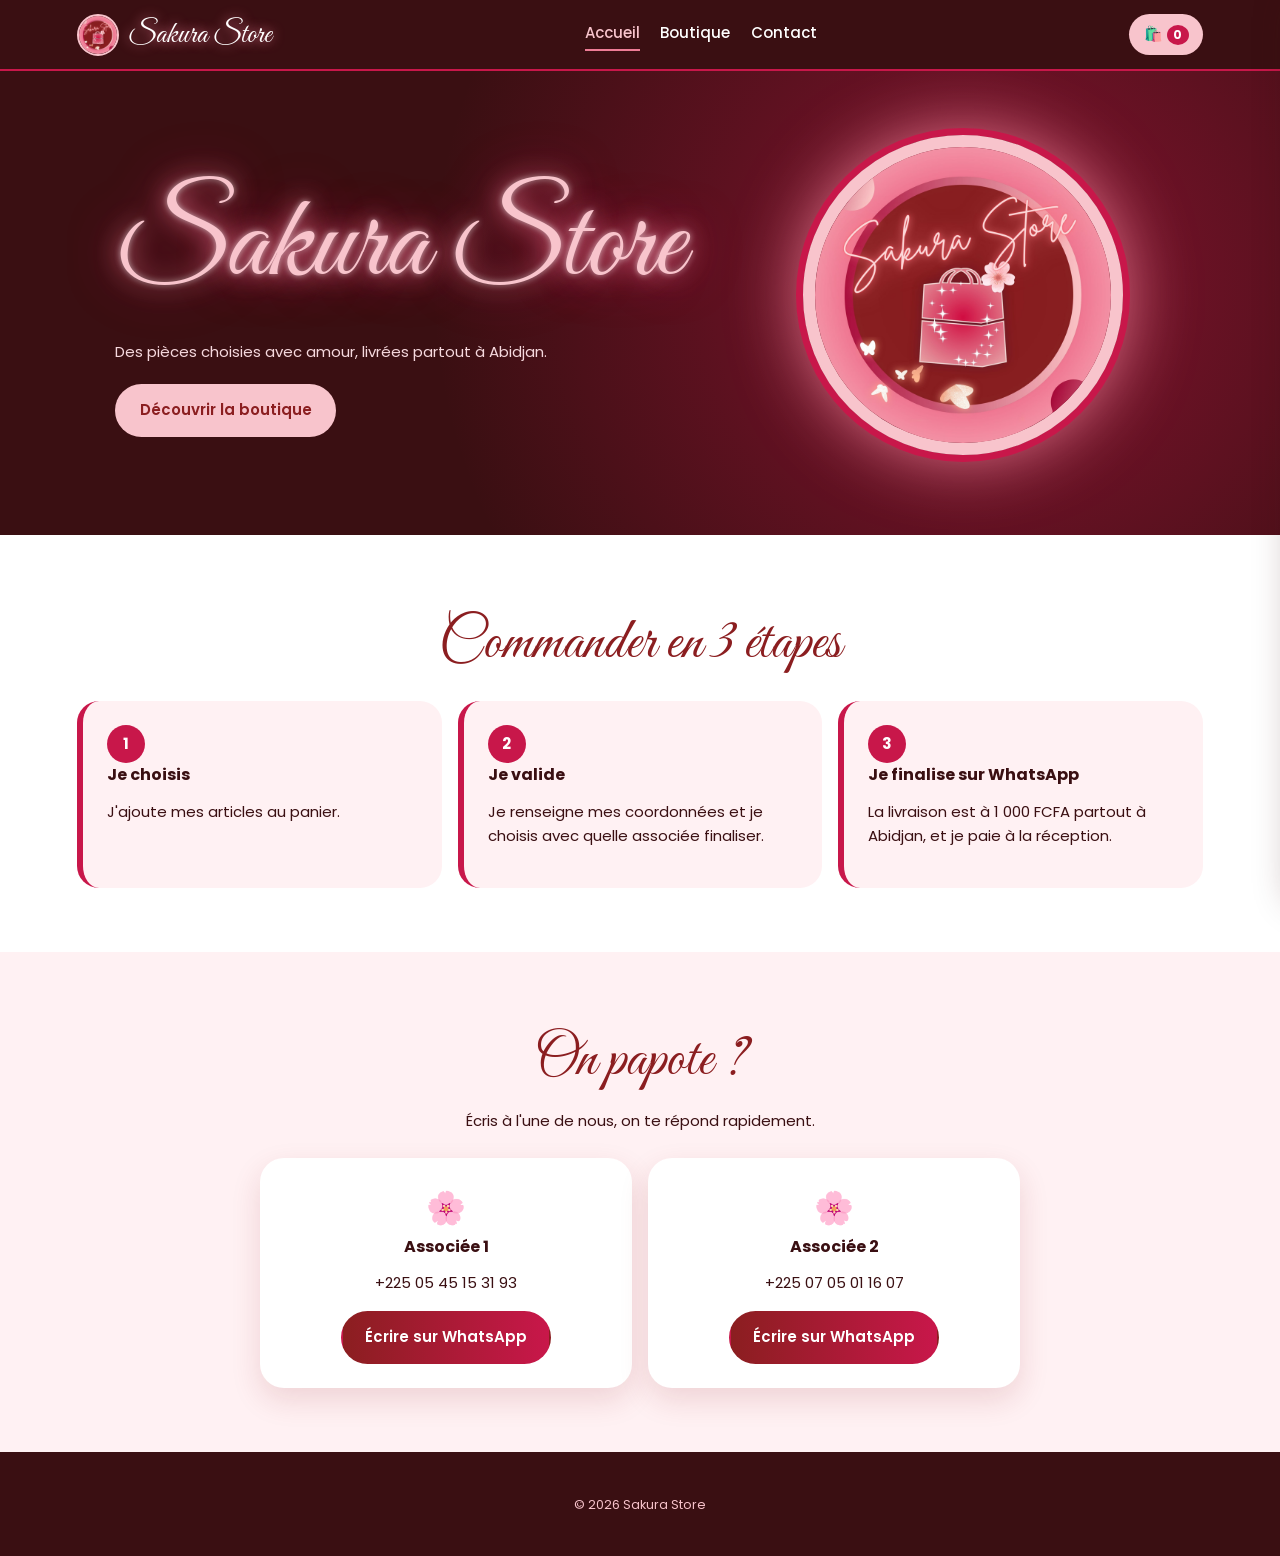
<file: index.html>
<!doctype html><html lang="fr"><head><title>Sakura Store | Accessoires, parfums et mode à Abidjan</title>
<meta name="description" content="Sakura Store : accessoires, parfums et vêtements à Abidjan. Commande simple sur WhatsApp, paiement à la livraison.">
<meta charset="utf-8"><meta name="viewport" content="width=device-width, initial-scale=1">
<meta property="og:image" content="images/logo-sakura.png"><link rel="icon" href="images/logo-sakura.png">
<link href="https://fonts.googleapis.com/css2?family=Great+Vibes&family=Poppins:wght@400;500;600;700&display=swap" rel="stylesheet">
<link rel="stylesheet" href="css/style.css"></head><body><main>
<section class="hero" id="accueil">
  <i class="petal" style="--x:8%;--d:9s">🌸</i><i class="petal" style="--x:30%;--d:12s">🌸</i><i class="petal" style="--x:62%;--d:10s">🌸</i><i class="petal" style="--x:90%;--d:13s">🌸</i>
  <div class="hero-copy"><h1 class="script">Sakura Store</h1>
    <p>Des pièces choisies avec amour, livrées partout à Abidjan.</p>
    <div class="cta"><a class="button button-light" href="boutique.html">Découvrir la boutique</a></div></div>
  <div class="disc"><img src="images/logo-sakura.png" alt="Sakura Store"></div>
</section>



<section class="section" id="commander"><h2 class="script center">Commander en 3 étapes</h2>
  <div class="steps"><article><b>1</b><h3>Je choisis</h3><p>J'ajoute mes articles au panier.</p></article>
  <article><b>2</b><h3>Je valide</h3><p>Je renseigne mes coordonnées et je choisis avec quelle associée finaliser.</p></article>
  <article><b>3</b><h3>Je finalise sur WhatsApp</h3><p>La livraison est à 1 000 FCFA partout à Abidjan, et je paie à la réception.</p></article></div></section>

<section class="section soft" id="contact"><h2 class="script center">On papote ?</h2><p class="center">Écris à l'une de nous, on te répond rapidement.</p><div class="people" id="people"></div></section>
</main>
<form name="commande" method="POST" data-netlify="true" data-netlify-honeypot="bot-field" hidden><input name="form-name" value="commande"><input name="bot-field"><input name="nom"><input name="telephone"><input name="email"><input name="commune"><input name="adresse"><input name="note"><input name="associee"><input name="numero_commande"><input name="recapitulatif_commande"><input name="total"><input name="mode_paiement"><input name="note_livraison"></form>
<script type="module" src="js/main.js"></script></body></html>
</file>
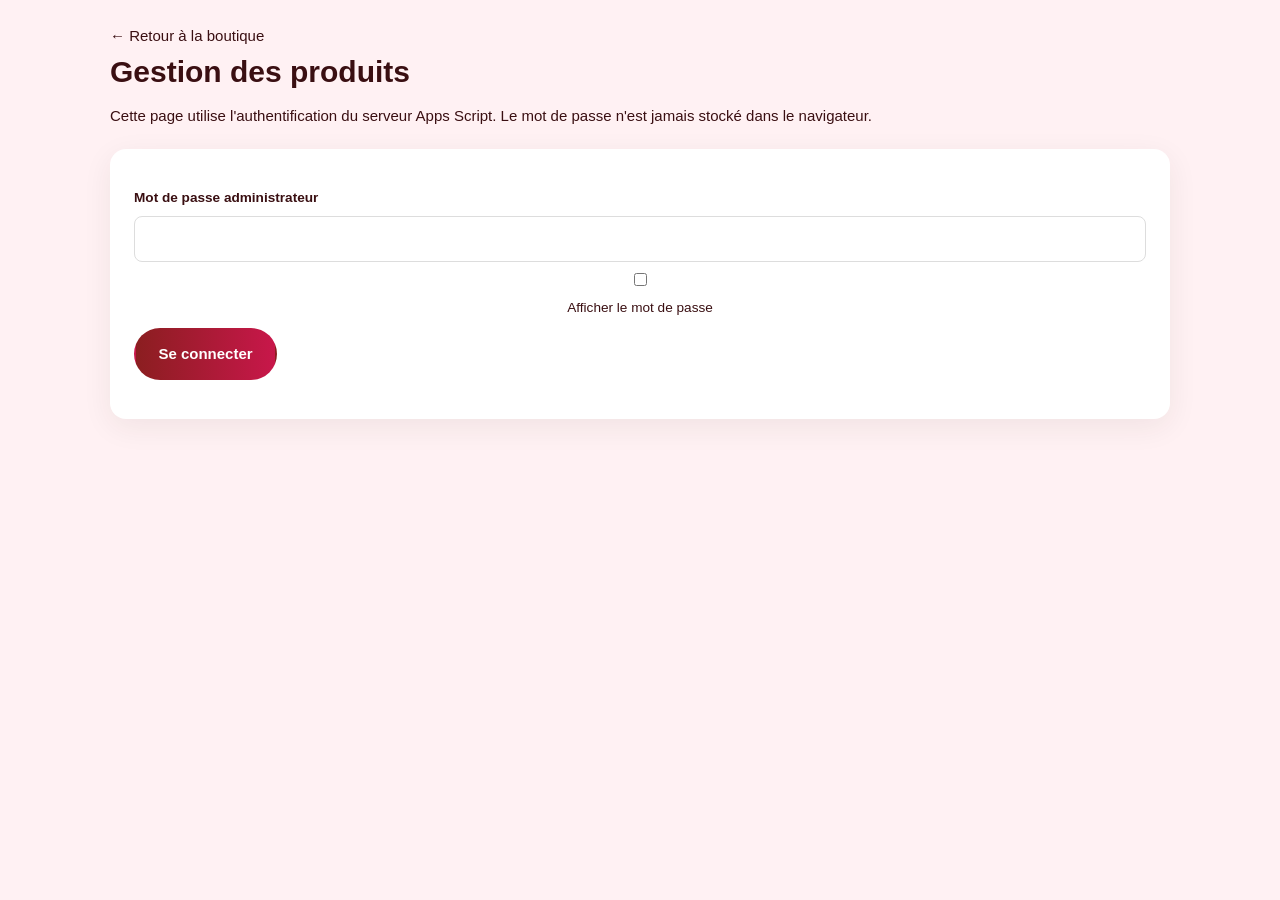
<file: admin.html>
<!doctype html>
<html lang="fr">
<head>
  <meta charset="utf-8"><meta name="viewport" content="width=device-width,initial-scale=1">
  <title>Administration produits | Sakura Store</title>
  <link rel="stylesheet" href="css/style.css">
  <style>
    *{box-sizing:border-box}body{background:#FFF1F3;margin:0}.admin{max-width:1100px;margin:0 auto;padding:24px 20px 48px}
    .panel{background:#fff;border-radius:16px;padding:24px;box-shadow:0 8px 30px #35251b12;margin:20px 0}
    .grid{display:grid;grid-template-columns:repeat(2,minmax(0,1fr));gap:14px}.wide{grid-column:1/-1}
    label{display:grid;gap:6px;font-weight:600}input,textarea,select{width:100%;min-width:0;padding:11px;border:1px solid #ddd;border-radius:8px;font:inherit}input[type="checkbox"]{width:auto}
    table{width:100%;border-collapse:collapse}th,td{text-align:left;padding:10px;border-bottom:1px solid #eee}td img{width:48px;height:48px;object-fit:cover;border-radius:6px}
    .actions{display:flex;gap:8px;flex-wrap:wrap;align-items:center}.actions .button,.actions button{min-height:42px}.error{color:#b42318}.hidden{display:none}
    .gallery{display:grid;grid-template-columns:repeat(auto-fill,minmax(145px,1fr));gap:12px}.image-card{border:1px solid #eee;border-radius:10px;padding:8px;background:#fff}.image-card.selected{border:2px solid #C8174A}.image-card img{width:100%;height:105px;object-fit:cover;border-radius:6px}.image-card button{width:100%;margin-top:6px}
    .table-wrap{overflow-x:auto;-webkit-overflow-scrolling:touch}button,input,textarea,select{max-width:100%}
    @media(max-width:700px){.admin{padding:16px 12px 32px}.panel{padding:16px;margin:14px 0;border-radius:12px}.admin h1{font-size:1.65rem}.admin h2{font-size:1.2rem}.grid{grid-template-columns:1fr}.wide{grid-column:auto}.actions>*{flex:1 1 100%}.actions input[type="file"]{padding:8px}.gallery{grid-template-columns:repeat(2,minmax(0,1fr));gap:8px}.image-card img{height:120px}table{font-size:12px;min-width:680px}th,td{padding:8px}}
  </style>
</head>
<body>
  <main class="admin">
    <a href="./boutique.html">← Retour à la boutique</a>
    <h1>Gestion des produits</h1>
    <p>Cette page utilise l'authentification du serveur Apps Script. Le mot de passe n'est jamais stocké dans le navigateur.</p>
    <section id="login-panel" class="panel">
      <form id="login-form"><label>Mot de passe administrateur<input id="password" type="password" required autocomplete="current-password" autocapitalize="off" autocorrect="off" spellcheck="false"></label>
        <label style="display:flex;align-items:center;gap:8px;font-weight:400;margin:8px 0"><input type="checkbox" id="show-pw" style="width:auto"> Afficher le mot de passe</label>
        <button class="button button-primary" type="submit">Se connecter</button><p id="login-error" class="error"></p>
      </form>
    </section>
    <section id="admin-panel" class="hidden">
      <div class="panel"><div class="actions"><button class="button button-primary" id="new-product">Nouveau produit</button><button class="button button-outline" id="logout">Se déconnecter</button></div></div>
      <section class="panel">
        <h2>Images produit (Cloudinary)</h2>
        <p>Formats JPEG, PNG, GIF, WebP ou AVIF — 5 Mo maximum. Les fichiers sont téléversés directement depuis votre téléphone ou ordinateur.</p>
        <div class="actions"><input id="image-file" type="file" accept="image/jpeg,image/png,image/gif,image/webp,image/avif"><button class="button button-primary" id="upload-image" type="button">Téléverser</button></div>
        <p id="image-error" class="error"></p><div id="image-gallery" class="gallery"></div>
      </section>
      <form id="product-form" class="panel hidden">
        <h2 id="form-title">Produit</h2><div class="grid">
          <label>Nom *<input name="nom" required></label><label>Catégorie *<select name="categorie" required><option value="" disabled selected>Choisir une catégorie</option><option value="accessoires">Accessoires</option><option value="parfums">Parfums</option><option value="vetements">Vêtements</option><option value="autres">Autres</option></select></label>
          <label>Prix (FCFA) *<input name="prix" type="number" min="0" required></label><label>Stock *<input name="stock" type="number" min="0" required></label>
          <label class="wide">Description<textarea name="description" rows="3"></textarea></label><input name="image" type="hidden">
          <label><span>Nouveau</span><input name="nouveau" type="checkbox"></label>
        </div><div class="actions"><button class="button button-primary" type="submit">Enregistrer</button><button class="button button-outline" id="cancel" type="button">Annuler</button></div><p id="form-error" class="error"></p>
      </form>
      <section class="panel"><h2>Catalogue</h2><div class="table-wrap"><table><thead><tr><th>Image</th><th>Produit</th><th>Catégorie</th><th>Prix</th><th>Stock</th><th>Disponibilité</th><th></th></tr></thead><tbody id="products"></tbody></table></div></section>
    </section>
  </main>
  <script>
    if (window.top !== window.self) window.top.location.href = window.location.href;
    const ENDPOINT = "https://script.google.com/macros/s/AKfycbzcmKZ0jxH8IHyIMWiJLN6KVdCQ-u1AGQpTSqmQKFMswaH3JJsPbUrAbRxfxw8l3MAm4A/exec";
    // Remplacez ces deux placeholders par les valeurs de Cloudinary (aucune clé secrète ici).
    const CLOUDINARY_CLOUD_NAME = "hzprzsvw";
    const CLOUDINARY_UPLOAD_PRESET = "sakura_store_images";
    const MAX_IMAGE_BYTES = 5 * 1024 * 1024;
    const state = {token: sessionStorage.getItem("sakura-admin-token") || "", products: [], images: [], editing: null};
    const $ = (s) => document.querySelector(s);
    async function call(action, extra = {}) {
      let data; try { const response = await fetch(ENDPOINT, {method:"POST", body:JSON.stringify({action, token:state.token, ...extra})}); data = await response.json(); } catch(err) { throw new Error("Impossible de joindre le serveur. Vérifiez votre connexion internet, puis réessayez."); }
       if (!data.ok) throw new Error(data.error || "Erreur serveur"); return data;
    }
    function showAdmin() { $("#login-panel").classList.add("hidden"); $("#admin-panel").classList.remove("hidden"); load(); }
    async function login(event) { event.preventDefault(); $("#login-error").textContent=""; try { const data=await call("login",{password:$("#password").value.trim()}); state.token=data.token; sessionStorage.setItem("sakura-admin-token",state.token); showAdmin(); } catch(e) { $("#login-error").textContent=e.message; } }
    async function load() { try { const data=await call("list"); state.products=data.products; render(); renderImages(); } catch(e) { if(e.message.includes("Session")) logout(); else alert(e.message); } }
    function renderImages() {
      const urls = [...new Set([...state.products.map(p=>p.image).filter(Boolean), ...state.images.map(image=>image.url)])];
      const selected = $("#product-form [name=image]").value;
      $("#image-gallery").innerHTML=`<article class="image-card${selected?"":" selected"}"><p>Aucune image</p><button type="button" data-clear-image>Retirer l'association</button></article>` +
        urls.map(url=>`<article class="image-card${selected===url?" selected":""}"><img src="${escapeHtml(url)}" alt="Image produit"><button type="button" data-use-image="${escapeHtml(url)}">Choisir</button></article>`).join("") || "<p>Aucune image utilisée.</p>";
      document.querySelectorAll("[data-use-image]").forEach(button=>button.onclick=()=>{ $("#product-form [name=image]").value=button.dataset.useImage; renderImages(); });
      document.querySelector("[data-clear-image]").onclick=()=>{ $("#product-form [name=image]").value=""; renderImages(); };
    }
    async function uploadImage() {
      const input=$("#image-file"), file=input.files[0]; $("#image-error").textContent="";
      if(!file) { $("#image-error").textContent="Sélectionnez une image."; return; }
      if(file.size>MAX_IMAGE_BYTES) { $("#image-error").textContent="Image trop volumineuse (5 Mo maximum)."; return; }
      if(!file.type.startsWith("image/")) { $("#image-error").textContent="Le fichier doit être une image."; return; }
      if(CLOUDINARY_CLOUD_NAME.startsWith("VOTRE_") || CLOUDINARY_UPLOAD_PRESET.startsWith("VOTRE_")) { $("#image-error").textContent="Configurez CLOUDINARY_CLOUD_NAME et CLOUDINARY_UPLOAD_PRESET_UNSIGNED dans admin.html."; return; }
      try {
        const body=new FormData(); body.append("file",file); body.append("upload_preset",CLOUDINARY_UPLOAD_PRESET);
        const response=await fetch(`https://api.cloudinary.com/v1_1/${encodeURIComponent(CLOUDINARY_CLOUD_NAME)}/image/upload`,{method:"POST",body});
        const data=await response.json(); if(!response.ok || !data.secure_url) throw new Error(data.error?.message || "Téléversement Cloudinary impossible.");
        state.images.unshift({url:data.secure_url}); $("#product-form [name=image]").value=data.secure_url; input.value=""; renderImages();
      } catch(e) { $("#image-error").textContent=e.message; }
    }
    function render() { $("#products").innerHTML=state.products.map(p=>`<tr><td>${p.image?`<img src="${escapeHtml(p.image)}" alt="">`:"—"}</td><td>${escapeHtml(p.nom)}</td><td>${escapeHtml(p.categorie)}</td><td>${Number(p.prix).toLocaleString("fr-FR")} FCFA</td><td>${p.stock}</td><td>${p.disponibilite==="en_stock"?"En stock":"Épuisé"}</td><td class="actions"><button data-edit="${p.id}">Modifier</button><button data-delete="${p.id}">Supprimer</button></td></tr>`).join("") || '<tr><td colspan="7">Aucun produit.</td></tr>'; document.querySelectorAll("[data-edit]").forEach(b=>b.onclick=()=>edit(b.dataset.edit)); document.querySelectorAll("[data-delete]").forEach(b=>b.onclick=()=>remove(b.dataset.delete)); }
    function escapeHtml(value) { return String(value||"").replace(/[&<>"']/g,c=>({"&":"&amp;","<":"&lt;",">":"&gt;",'"':"&quot;","'":"&#039;"}[c])); }
    function edit(id) { const p=state.products.find(x=>x.id===id); if(!p)return; state.editing=id; $("#form-title").textContent="Modifier le produit"; fill(p); $("#product-form").classList.remove("hidden"); }
    function fill(p={}) { const f=$("#product-form"); f.reset(); Object.keys(p).forEach(k=>{if(f.elements[k]) f.elements[k].type==="checkbox"?f.elements[k].checked=!!p[k]:f.elements[k].value=Array.isArray(p[k])?p[k].join(", "):p[k]||"";}); renderImages(); }
    async function save(event) { event.preventDefault(); const f=new FormData(event.target), product=Object.fromEntries(f.entries()); product.id=state.editing||""; product.prix=Number(product.prix); product.stock=Number(product.stock); product.nouveau=f.get("nouveau")==="on"; try { await call("save",{product}); state.editing=null; event.target.classList.add("hidden"); await load(); } catch(e) { $("#form-error").textContent=e.message; } }
    async function remove(id) { if(!confirm("Supprimer ce produit ?"))return; try { await call("delete",{id}); await load(); } catch(e) { alert(e.message); } }
    function logout() { sessionStorage.removeItem("sakura-admin-token"); state.token=""; $("#admin-panel").classList.add("hidden"); $("#login-panel").classList.remove("hidden"); }
    $("#show-pw").onchange=e=>{$("#password").type=e.target.checked?"text":"password"}; $("#login-form").onsubmit=login; $("#product-form").onsubmit=save; $("#new-product").onclick=()=>{state.editing=null;fill();$("#form-title").textContent="Nouveau produit";$("#product-form").classList.remove("hidden")}; $("#cancel").onclick=()=>$("#product-form").classList.add("hidden"); $("#logout").onclick=logout; $("#upload-image").onclick=uploadImage;
    if(state.token) showAdmin();
  </script>
</body>
</html>
</file>
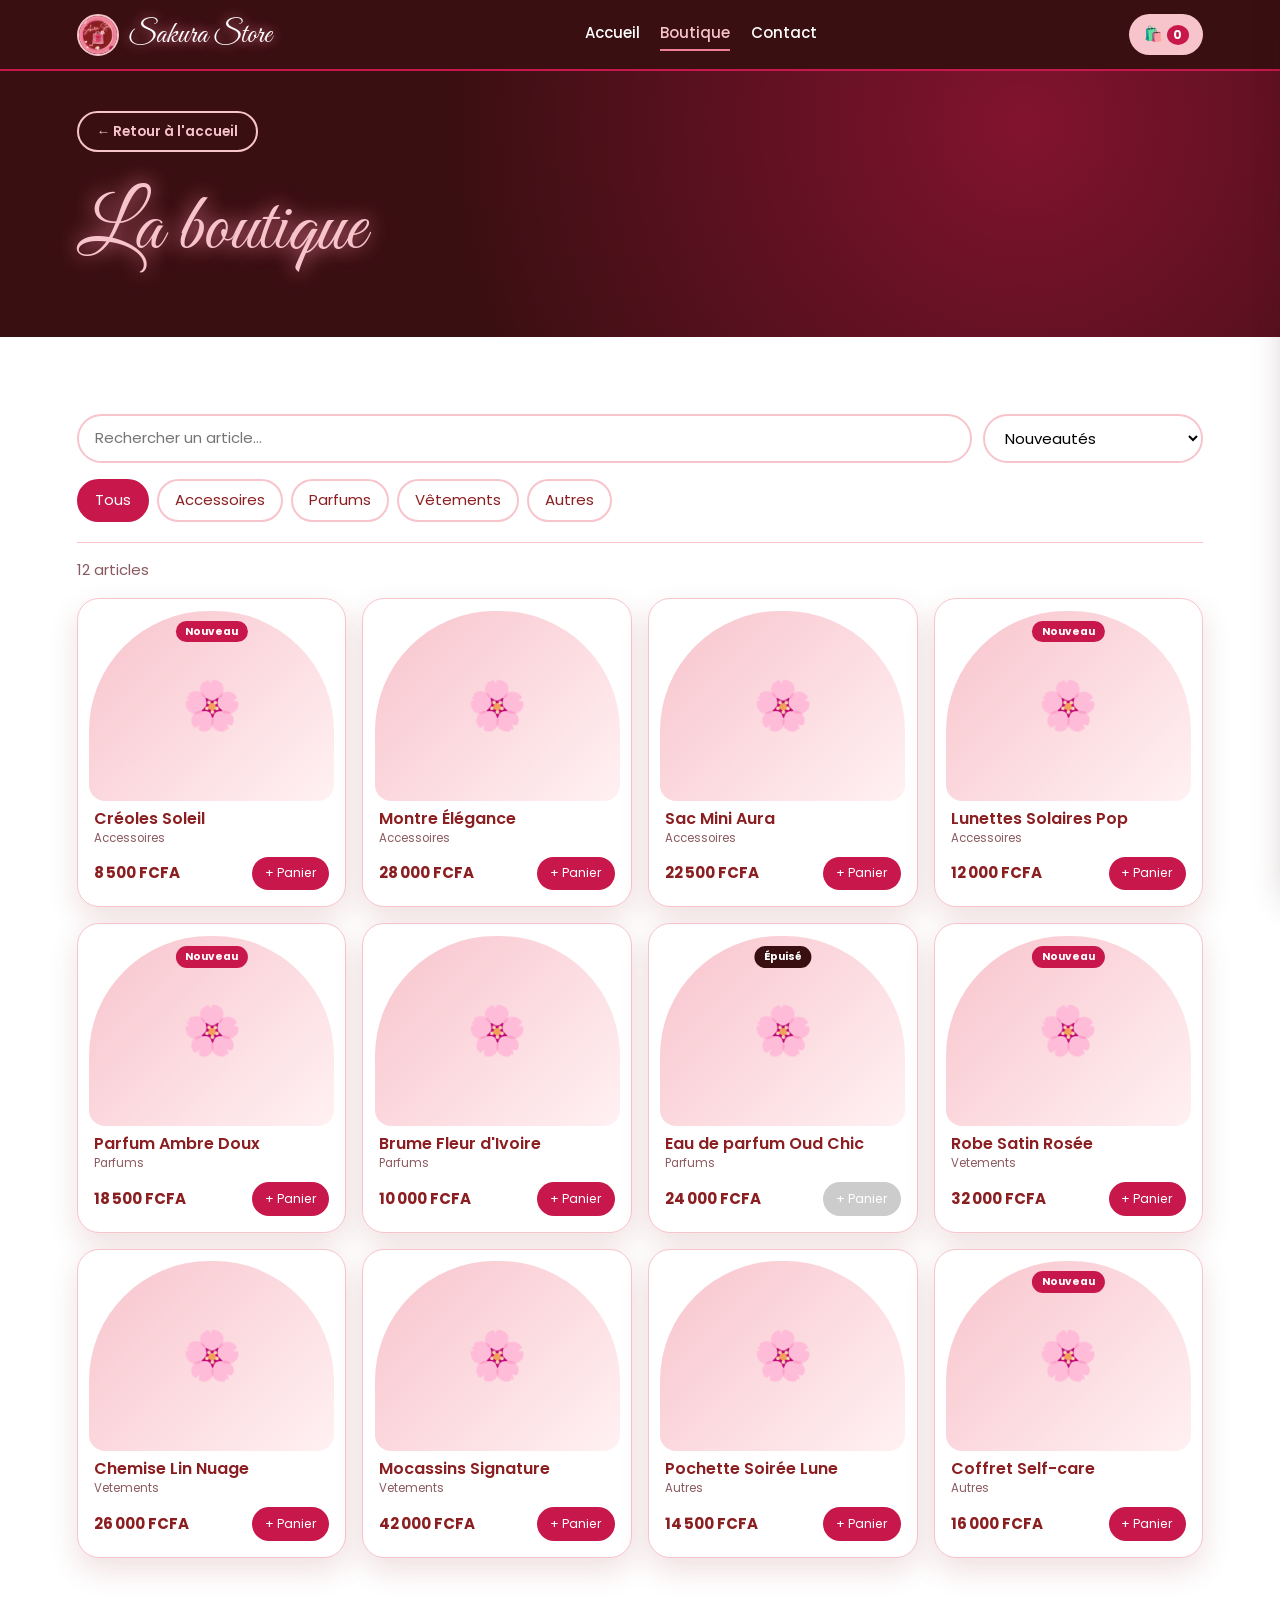
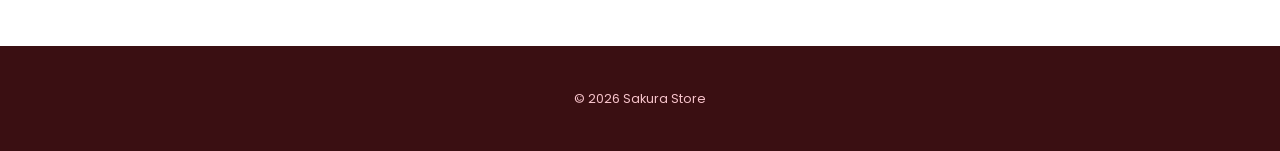
<file: boutique.html>
<!doctype html><html lang="fr"><head><title>Boutique | Sakura Store</title>
<meta name="description" content="La boutique Sakura Store : accessoires, parfums et vêtements à Abidjan.">
<meta charset="utf-8"><meta name="viewport" content="width=device-width, initial-scale=1">
<meta property="og:image" content="images/logo-sakura.png"><link rel="icon" href="images/logo-sakura.png">
<link href="https://fonts.googleapis.com/css2?family=Great+Vibes&family=Poppins:wght@400;500;600;700&display=swap" rel="stylesheet">
<link rel="stylesheet" href="css/style.css"></head><body><main>
<section class="page-head"><i class="petal" style="--x:12%;--d:9s">🌸</i><i class="petal" style="--x:55%;--d:12s">🌸</i><i class="petal" style="--x:88%;--d:10s">🌸</i><a class="back" href="index.html">← Retour à l'accueil</a><h1 class="script">La boutique</h1></section>
<section class="section shop">
  <div class="shop-bar"><div class="toolbar"><input id="search" type="search" placeholder="Rechercher un article…" aria-label="Rechercher">
    <select id="sort" aria-label="Trier"><option value="">Nouveautés</option><option value="asc">Prix croissant</option><option value="desc">Prix décroissant</option></select></div>
  <div class="pills" id="categories"></div></div><p class="muted" id="count"></p><div class="grid" id="product-grid"></div></section>
</main>
<form name="commande" method="POST" data-netlify="true" data-netlify-honeypot="bot-field" hidden><input name="form-name" value="commande"><input name="bot-field"><input name="nom"><input name="telephone"><input name="email"><input name="commune"><input name="adresse"><input name="note"><input name="associee"><input name="numero_commande"><input name="recapitulatif_commande"><input name="total"><input name="mode_paiement"><input name="note_livraison"></form>
<script type="module" src="js/main.js"></script></body></html>
</file>
<file: css/style.css>
/* ===== 1. Base & couleurs du logo ===== */
:root{--bordeaux:#8B1E20;--nuit:#3A0F12;--framboise:#C8174A;--rose:#EE7D96;--rose-clair:#F8C4CC;--creme:#FFF1F3;--peche:#E8A98F;--ombre:0 12px 30px rgba(139,30,32,.14)}
*{box-sizing:border-box}html{scroll-behavior:smooth}[hidden]{display:none!important}
body{margin:0;font:15px/1.65 Poppins,Arial,sans-serif;color:var(--nuit);background:#fff}
h1,h2,h3{margin:.2em 0;line-height:1.15}h3{font-size:1rem}
.script{font-family:"Great Vibes","Brush Script MT",cursive;font-weight:400}h2.script{font-size:clamp(2.4rem,6vw,3.6rem);color:var(--bordeaux)}
a{color:inherit;text-decoration:none}img{max-width:100%}button,input,select,textarea{font:inherit}button{cursor:pointer}
.center{text-align:center}.muted{color:#8a5a60}.eyebrow{color:var(--framboise);font-size:.75rem;font-weight:700;letter-spacing:.14em;text-transform:uppercase}
.section{padding:4rem 6%}.soft{background:var(--creme)}.empty{text-align:center;color:#8a5a60;grid-column:1/-1;padding:1.5rem}
.button{display:inline-flex;justify-content:center;border:2px solid transparent;border-radius:999px;padding:.75rem 1.4rem;font-weight:600;transition:transform .2s,box-shadow .2s}.button:hover{transform:translateY(-2px);box-shadow:var(--ombre)}
.button-primary{background:linear-gradient(90deg,var(--bordeaux),var(--framboise));color:#fff}.button-outline{border-color:var(--framboise);color:var(--bordeaux);background:#fff}
.button-light{background:var(--rose-clair);color:var(--bordeaux)}.button-ghost{border-color:var(--rose-clair);color:#fff}.full{width:100%;margin-top:.8rem}.button:disabled{opacity:.6}

/* ===== 2. En-tête & pied de page ===== */
.site-header{position:sticky;top:0;z-index:10;display:flex;align-items:center;justify-content:space-between;gap:1rem;padding:.6rem 6%;background:var(--nuit);color:#fff;border-bottom:2px solid var(--framboise)}
.brand{display:flex;align-items:center;gap:.6rem;font-family:"Great Vibes",cursive;font-size:1.9rem;text-shadow:0 0 12px var(--rose)}.brand img,.site-footer img{width:42px;height:42px;border-radius:50%;border:2px solid var(--rose-clair)}
.site-header nav{display:flex;gap:1.3rem;font-weight:500}.site-header nav a:hover{color:var(--rose)}
.cart-button{background:var(--rose-clair);border:0;border-radius:999px;padding:.5rem .9rem;color:var(--bordeaux)}.cart-button b{background:var(--framboise);color:#fff;border-radius:50%;display:inline-block;min-width:22px;text-align:center;font-size:.75rem}
.site-footer{background:var(--nuit);color:var(--rose-clair);text-align:center;padding:2.5rem 6%}.site-footer strong{display:block;font-size:2.2rem;color:#fff}.site-footer a{text-decoration:underline}
.floating-wa{position:fixed;right:16px;bottom:16px;width:54px;height:54px;border-radius:50%;background:#25d366;border:3px solid #fff;display:grid;place-items:center;font-size:1.5rem;box-shadow:var(--ombre);z-index:8}

/* ===== 3. Accueil ===== */
.hero{position:relative;overflow:hidden;display:grid;gap:2.5rem;align-items:center;padding:4rem 6% 5rem;color:#fff;background:radial-gradient(circle at 78% 45%,rgba(200,23,74,.5),transparent 55%),var(--nuit)}
.hero h1{font-size:clamp(4rem,14vw,7.5rem);color:var(--rose-clair);text-shadow:0 0 6px #fff9,0 0 24px var(--rose),0 0 50px var(--framboise)}
.hero .eyebrow{color:var(--rose)}.hero-copy p:not(.eyebrow){max-width:480px;color:#f6d9de}.cta{display:flex;flex-wrap:wrap;gap:.7rem;margin-top:1.2rem}
.disc{width:min(320px,78vw);aspect-ratio:1;margin:auto;border-radius:50%;overflow:hidden;border:12px solid var(--rose-clair);box-shadow:0 0 0 7px var(--framboise),0 0 70px var(--rose)}.disc img{width:100%;height:100%;object-fit:cover}
.petal{position:absolute;top:-8%;left:var(--x);font-style:normal;opacity:.7;animation:fall var(--d) linear infinite}
@keyframes fall{to{transform:translateY(110vh) rotate(360deg)}}
.ribbon{overflow:hidden;background:var(--rose);color:var(--nuit);font-weight:600;white-space:nowrap;padding:.6rem 0}.ribbon div{display:inline-block;animation:slide 30s linear infinite}
@keyframes slide{to{transform:translateX(-50%)}}
.tiles{display:grid;grid-template-columns:repeat(2,1fr);gap:1rem;margin-top:1.5rem}.tiles a{display:grid;justify-items:center;gap:.4rem;padding:1.6rem 1rem;border-radius:999px 999px 24px 24px;background:var(--creme);border:2px solid var(--rose-clair);font-weight:600;color:var(--bordeaux);transition:.2s}.tiles a:hover{background:var(--framboise);color:#fff;transform:translateY(-4px)}.tiles span{font-size:2.4rem}
.steps{display:grid;gap:1rem;margin-top:1.5rem}.steps article{background:var(--creme);border-radius:22px;padding:1.5rem;border-left:6px solid var(--framboise)}.steps b{display:grid;place-items:center;width:38px;height:38px;border-radius:50%;background:var(--framboise);color:#fff}
.people{display:grid;gap:1rem;margin-top:1.5rem;max-width:760px;margin-inline:auto}.person{background:#fff;border-radius:24px;padding:1.5rem;text-align:center;box-shadow:var(--ombre)}.petal-ico{font-size:2rem}

/* ===== 4. Boutique & produits ===== */
.page-head{padding:3rem 6% 2rem;color:#fff;background:linear-gradient(135deg,var(--nuit),var(--bordeaux))}.page-head h1{font-size:clamp(3rem,10vw,5rem);color:var(--rose-clair);text-shadow:0 0 20px var(--rose)}
.toolbar{display:flex;flex-direction:column;gap:.7rem}.toolbar input,.toolbar select{border:2px solid var(--rose-clair);border-radius:999px;padding:.65rem 1rem;background:#fff}
.pills{display:flex;gap:.5rem;overflow:auto;padding:1rem 0}.pills button{border:2px solid var(--rose-clair);background:#fff;border-radius:999px;padding:.45rem 1rem;color:var(--bordeaux);white-space:nowrap}.pills .on{background:var(--framboise);border-color:var(--framboise);color:#fff}
.grid{display:grid;grid-template-columns:repeat(2,1fr);gap:1rem;margin:1.5rem 0}
.card{background:#fff;border-radius:22px;box-shadow:var(--ombre);padding:.7rem .7rem 1rem;border:1px solid var(--rose-clair)}
.card-open{display:block;width:100%;border:0;background:none;padding:0;text-align:left}
.card-img{position:relative;height:190px;border-radius:120px 120px 16px 16px;overflow:hidden;background:var(--creme)}.card-img img{width:100%;height:100%;object-fit:cover}
.card h3{margin:.6rem .3rem 0}.cat{margin:0 .3rem;font-size:.72rem;color:#8a5a60;text-transform:capitalize}
.tag{position:absolute;top:10px;left:50%;transform:translateX(-50%);background:var(--framboise);color:#fff;font-size:.65rem;font-weight:700;border-radius:999px;padding:.15rem .6rem}.tag.sold{background:var(--nuit)}
.card-foot{display:flex;justify-content:space-between;align-items:center;gap:.4rem;margin:.6rem .3rem 0}.card-foot strong{color:var(--bordeaux)}
.btn-add{border:0;background:var(--framboise);color:#fff;border-radius:999px;padding:.4rem .8rem;font-size:.78rem}.btn-add:disabled{background:#ccc}

/* ===== 5. Panier, fenêtres, commande ===== */
.drawer{position:fixed;top:0;right:0;z-index:20;width:min(420px,100%);height:100%;background:#fff;box-shadow:-10px 0 35px rgba(58,15,18,.3);transform:translateX(105%);transition:.3s;display:flex;flex-direction:column}.drawer.open{transform:none}
.drawer-head{display:flex;justify-content:space-between;align-items:center;padding:1rem 1.4rem;background:var(--nuit);color:#fff}.drawer-head h2{font-family:"Great Vibes",cursive;font-weight:400;font-size:2.2rem;color:var(--rose-clair)}
#cart-items{flex:1;overflow:auto;padding:1rem 1.4rem}.cart-line{display:flex;justify-content:space-between;align-items:center;gap:1rem;padding:.8rem 0;border-bottom:1px solid var(--rose-clair)}.cart-line small{display:block;color:#8a5a60}
.qty{display:flex;align-items:center;gap:.4rem}.qty button{width:28px;height:28px;border:0;border-radius:50%;background:var(--rose-clair);color:var(--bordeaux)}
.drawer-foot{padding:1.2rem 1.4rem;border-top:2px solid var(--rose-clair)}.line{display:flex;justify-content:space-between;margin:0}.line strong{color:var(--bordeaux);font-size:1.15rem}.hint{font-size:.78rem;color:#8a5a60}
.close{position:absolute;right:1rem;top:.6rem;border:0;background:none;font-size:2rem;line-height:1;color:var(--bordeaux)}.drawer-head .close{position:static;color:#fff}
.overlay{position:fixed;inset:0;z-index:30;display:flex;align-items:center;justify-content:center;padding:1rem;background:rgba(58,15,18,.65)}
.modal{position:relative;width:100%;max-width:720px;max-height:92vh;overflow:auto;background:#fff;border-radius:26px;padding:1.6rem}
.detail{display:grid;gap:1.2rem;padding-top:1rem}.detail>img{width:100%;height:260px;object-fit:cover;border-radius:120px 120px 18px 18px}.price{color:var(--framboise);font-size:1.3rem}
label{display:flex;flex-direction:column;gap:.3rem;font-weight:600;font-size:.85rem;margin-top:.9rem}
input,select,textarea{border:2px solid var(--rose-clair);border-radius:12px;padding:.65rem;background:#fff;width:100%}input:focus,select:focus,textarea:focus{outline:0;border-color:var(--framboise)}
.recap{background:var(--creme);border-radius:16px;padding:1rem;margin:1rem 0}.recap pre{margin:0 0 .6rem;white-space:pre-wrap;font:inherit;font-size:.85rem}
fieldset{border:2px solid var(--rose-clair);border-radius:14px;margin:1.2rem 0 0;padding:.8rem}legend{font-weight:600;font-size:.85rem;padding:0 .4rem}
.choices{display:grid;grid-template-columns:1fr 1fr;gap:.6rem}.choice{flex-direction:row;align-items:center;gap:.5rem;margin:0;border:2px solid var(--rose-clair);border-radius:12px;padding:.6rem}.choice input{width:auto;accent-color:var(--framboise)}
.success{text-align:center;padding:1rem 0}.ok{display:grid;place-items:center;width:64px;height:64px;margin:0 auto 1rem;border-radius:50%;background:var(--framboise);color:#fff;font-size:2rem}

/* ===== 6. Écrans larges ===== */
@media(min-width:700px){.site-header nav{display:flex}.hero{grid-template-columns:1.2fr .8fr;padding-inline:9%}.tiles{grid-template-columns:repeat(4,1fr)}.grid{grid-template-columns:repeat(3,1fr)}.steps{grid-template-columns:repeat(3,1fr)}.people{grid-template-columns:1fr 1fr}.toolbar{flex-direction:row}.toolbar input{flex:1}.toolbar select{width:220px}.detail{grid-template-columns:1fr 1fr}.detail>img{height:100%}}
@media(min-width:1000px){.grid{grid-template-columns:repeat(4,1fr)}}
@media(prefers-reduced-motion:reduce){*{animation:none!important;transition:none!important}}
/* Visuel neutre quand un produit n'a pas de photo */
.ph{display:grid;place-items:center;width:100%;height:100%;min-height:190px;font-size:3rem;background:linear-gradient(135deg,var(--rose-clair),var(--creme))}
.detail>.ph{height:260px;border-radius:120px 120px 18px 18px}@media(min-width:700px){.detail>.ph{height:100%;min-height:260px}}
/* ===== 7. Accueil épuré + page boutique ===== */
:focus-visible{outline:3px solid var(--rose);outline-offset:2px}a,button{-webkit-tap-highlight-color:rgba(238,125,150,.3)}::selection{background:var(--rose-clair);color:var(--nuit)}
.cta-band{position:relative;text-align:center;color:#fff;padding:4.5rem 6%;background:radial-gradient(circle at 20% 30%,rgba(238,125,150,.35),transparent 50%),linear-gradient(135deg,var(--bordeaux),var(--framboise))}
.cta-band h2{font-size:clamp(2.6rem,8vw,4.4rem);color:var(--rose-clair);text-shadow:0 0 22px var(--rose)}.cta-band p{color:#fbe3e7}.button.big{padding:1rem 2.2rem;font-size:1.05rem;margin-top:.6rem}
.page-head{position:relative;overflow:hidden;padding:2.5rem 6% 2.8rem;background:radial-gradient(circle at 80% 20%,rgba(200,23,74,.5),transparent 55%),var(--nuit)}
.page-head p:not(.eyebrow){color:#f6d9de;margin:.2rem 0 0}
.back{display:inline-block;margin-bottom:1rem;padding:.45rem 1.1rem;border:2px solid var(--rose-clair);border-radius:999px;color:var(--rose-clair);font-weight:600;font-size:.85rem;transition:.2s}.back:hover{background:var(--rose-clair);color:var(--bordeaux)}
.shop-bar{position:sticky;top:58px;z-index:5;background:rgba(255,255,255,.96);backdrop-filter:blur(6px);padding:.8rem 0 .2rem;border-bottom:1px solid var(--rose-clair)}
.shop .grid{margin-top:1rem}.card{transition:transform .2s,box-shadow .2s}.card:hover{transform:translateY(-5px);box-shadow:0 18px 38px rgba(139,30,32,.22)}
/* ===== 8. Correctif : plus de texte bleu (boutons natifs) ===== */
button{color:inherit}
.card-open{color:var(--nuit)}.card h3{color:var(--bordeaux);font-weight:600}.card-open:hover h3{color:var(--framboise)}
.recap .grand{margin-top:.3rem;padding-top:.5rem;border-top:1px dashed var(--rose)}.recap .grand strong{font-size:1.25rem;color:var(--framboise)}

/* Onglets : page active + affichage sur téléphone */
.site-header nav a{padding:.2rem 0;border-bottom:2px solid transparent}.site-header nav a.on{color:var(--rose-clair);border-bottom-color:var(--rose)}
@media(max-width:520px){.brand img{display:none}.brand{font-size:1.55rem}.site-header{padding:.6rem 4%;gap:.5rem}.site-header nav{gap:.8rem;font-size:.8rem}}
</file>
